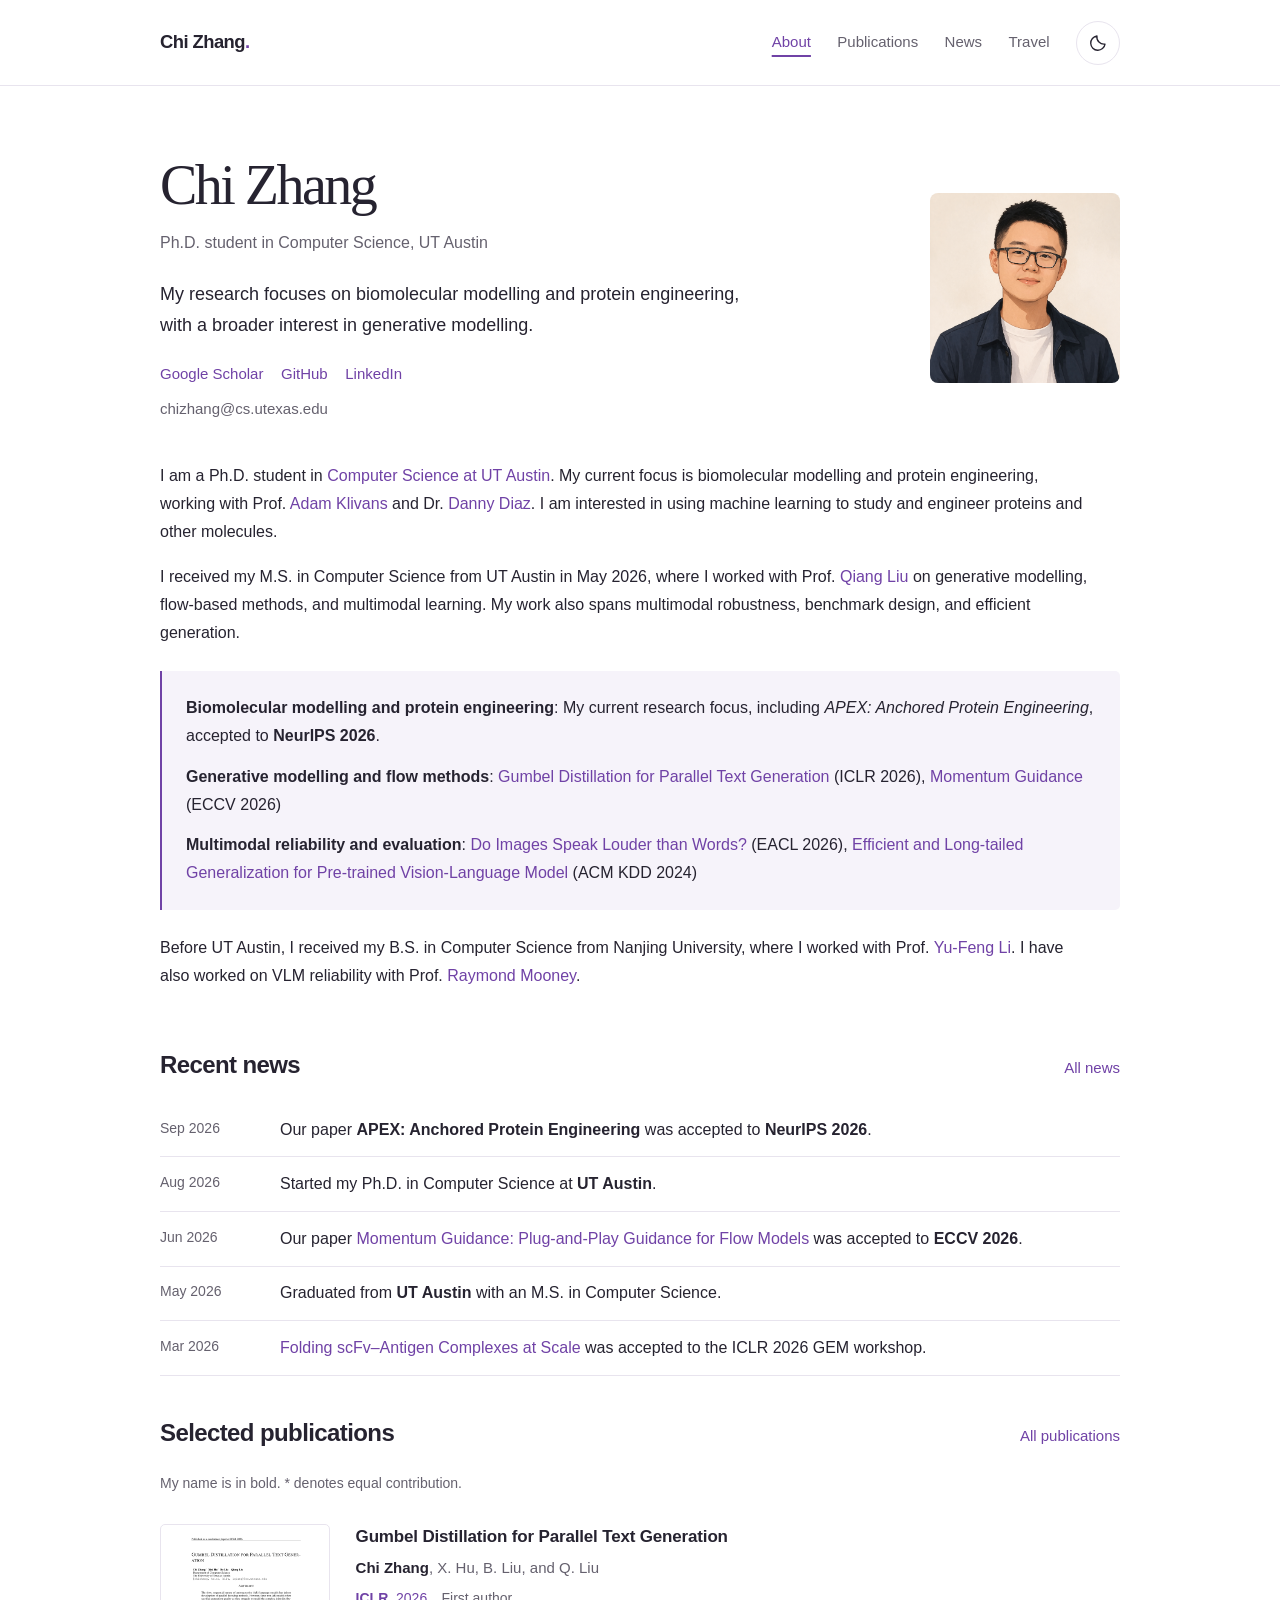
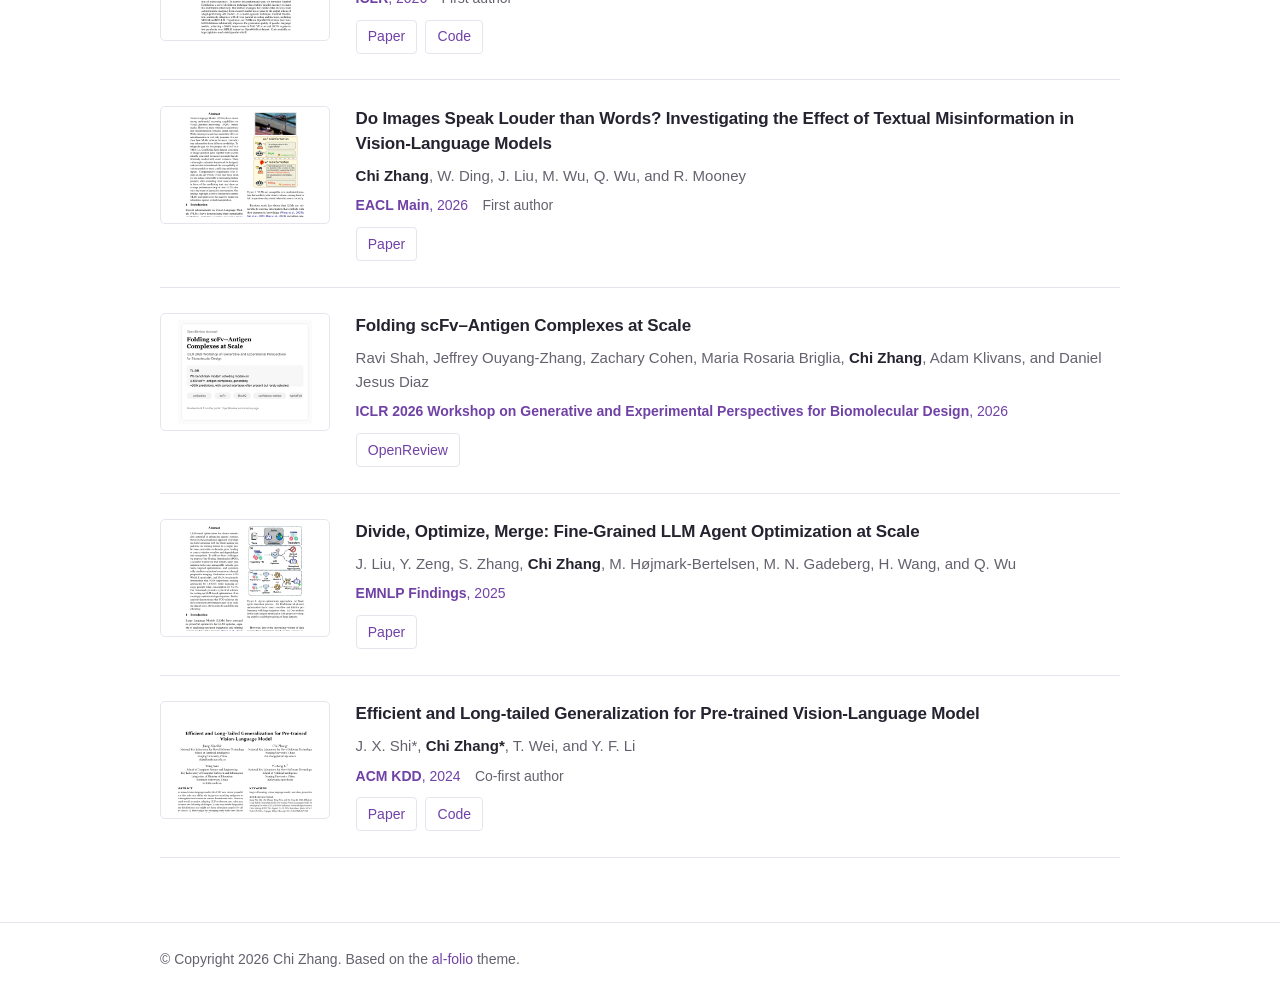
<file: index.html>
<!DOCTYPE html>
<html lang="en">
  <head>
    <meta charset="UTF-8" />
    <meta name="viewport" content="width=device-width, initial-scale=1, shrink-to-fit=no" />
    <meta http-equiv="X-UA-Compatible" content="IE=edge" />
    <title>Chi Zhang</title>
    <meta
      name="description"
      content="Chi Zhang is a Ph.D. student in Computer Science at UT Austin, focused on biomolecular modelling and protein engineering."
    />
    <meta name="color-scheme" content="light dark" />
    <meta name="theme-color" content="#ffffff" />
    <link rel="stylesheet" href="assets/css/local-overrides.css" />
    <script src="assets/js/theme-toggle.js"></script>
  </head>
  <body class="fixed-top-nav">
    <a class="skip-link" href="#main">Skip to content</a>
    <header class="site-header">
      <nav class="container site-nav" aria-label="Main navigation">
        <a class="site-name" href="/">Chi Zhang<span class="name-accent">.</span></a>
        <div class="nav-links"><a href="/" aria-current="page">About</a>
<a href="/publications/">Publications</a>
<a href="/news/">News</a>
<a href="/travel/">Travel</a>

          <button id="light-toggle" type="button" aria-label="Dark theme" aria-pressed="false" hidden>
            <svg class="moon-icon" viewBox="0 0 24 24" width="20" height="20" aria-hidden="true"><path d="M20.4 13.3A8.6 8.6 0 0 1 10.7 3.6 8.6 8.6 0 1 0 20.4 13.3Z"/></svg>
            <svg class="sun-icon" viewBox="0 0 24 24" width="20" height="20" aria-hidden="true"><circle cx="12" cy="12" r="4"/><path d="M12 2v2m0 16v2M2 12h2m16 0h2M5 5l1.5 1.5m11 11L19 19M5 19l1.5-1.5m11-11L19 5"/></svg>
          </button>
        </div>
      </nav>
    </header>

    <main id="main" class="container main-content" tabindex="-1">
      <div class="post">
        <article>
          <div class="page-intro">
            <div class="page-intro-copy">
              <header class="post-header">
                <h1 class="post-title">Chi Zhang</h1>
                <p class="desc">Ph.D. student in Computer Science, UT Austin</p>
              </header>

              <p class="intro-lead">
                My research focuses on biomolecular modelling and protein engineering, with a broader interest in generative modelling.
              </p>

              <div class="social social-top" >
                <div class="contact-icons">

                  <a href="https://scholar.google.com/citations?user=5JMU5XkAAAAJ&hl=en" title="Google Scholar" rel="external nofollow noopener" target="_blank">Google Scholar</a>
                  <a href="https://github.com/skyzczzz" title="GitHub" rel="external nofollow noopener" target="_blank">GitHub</a>
                  <a href="https://www.linkedin.com/in/chi-zhang-9487572b5/" title="LinkedIn" rel="external nofollow noopener" target="_blank">LinkedIn</a>
                </div>
                <div class="contact-note">
                  <a href="mailto:chizhang@cs.utexas.edu">chizhang@cs.utexas.edu</a>
                </div>
              </div>
            </div>

            <div class="profile intro-profile">
              <figure>
                <img src="/assets/img/profile-portrait.png" class="img-fluid z-depth-1 rounded" alt="Portrait of Chi Zhang" loading="eager" decoding="async" />
              </figure>
            </div>
          </div>

          <div class="bio-copy">
            <h2 class="sr-only">About my research</h2>
            <p>
              I am a Ph.D. student in
              <a href="https://www.cs.utexas.edu/" rel="external nofollow noopener" target="_blank">Computer Science at UT Austin</a>.
              My current focus is biomolecular modelling and protein engineering, working with Prof.
              <a href="https://www.cs.utexas.edu/~klivans/" rel="external nofollow noopener" target="_blank">Adam Klivans</a>
              and Dr. <a href="https://danny305.github.io/" rel="external nofollow noopener" target="_blank">Danny Diaz</a>.
              I am interested in using machine learning to study and engineer proteins and other molecules.
            </p>

            <p>
              I received my M.S. in Computer Science from UT Austin in May 2026, where I worked with Prof.
              <a href="https://www.cs.utexas.edu/~lqiang/" rel="external nofollow noopener" target="_blank">Qiang Liu</a>
              on generative modelling, flow-based methods, and multimodal learning.
              My work also spans multimodal robustness, benchmark design, and efficient generation.
            </p>

            <ul>
              <li>
                <strong>Biomolecular modelling and protein engineering</strong>:
                My current research focus, including <em>APEX: Anchored Protein Engineering</em>,
                accepted to <strong>NeurIPS 2026</strong>.
              </li>
              <li>
                <strong>Generative modelling and flow methods</strong>:
                <a href="https://arxiv.org/abs/2603.22216" rel="external nofollow noopener" target="_blank">Gumbel Distillation for Parallel Text Generation</a>
                (ICLR 2026),
                <a href="https://arxiv.org/abs/2602.20360" rel="external nofollow noopener" target="_blank">Momentum Guidance</a>
                (ECCV 2026)
              </li>
              <li>
                <strong>Multimodal reliability and evaluation</strong>:
                <a href="https://arxiv.org/abs/2601.19202" rel="external nofollow noopener" target="_blank">Do Images Speak Louder than Words?</a>
                (EACL 2026),
                <a href="https://arxiv.org/pdf/2406.12638" rel="external nofollow noopener" target="_blank">Efficient and Long-tailed Generalization for Pre-trained Vision-Language Model</a>
                (ACM KDD 2024)
              </li>
            </ul>

            <p>
              Before UT Austin, I received my B.S. in Computer Science from Nanjing University, where I worked with Prof.
              <a href="https://cs.nju.edu.cn/liyf/" rel="external nofollow noopener" target="_blank">Yu-Feng Li</a>.
              I have also worked on VLM reliability with Prof.
              <a href="https://www.cs.utexas.edu/~mooney/" rel="external nofollow noopener" target="_blank">Raymond Mooney</a>.
            </p>
          </div>

          <div class="section-heading"><h2>Recent news</h2><a href="/news/">All news</a></div>
          <div class="news">
            <div class="table-responsive">
              <table class="table table-sm table-borderless">
                <tr>
                  <th scope="row" style="width: 20%">Sep 2026</th>
                  <td>
                    Our paper <strong>APEX: Anchored Protein Engineering</strong>
                    was accepted to <strong>NeurIPS 2026</strong>.
                  </td>
                </tr>
                <tr>
                  <th scope="row" style="width: 20%">Aug 2026</th>
                  <td>
                    Started my Ph.D. in Computer Science at <strong>UT Austin</strong>.
                  </td>
                </tr>
                <tr>
                  <th scope="row" style="width: 20%">Jun 2026</th>
                  <td>
                    Our paper
                    <a href="https://arxiv.org/abs/2602.20360" rel="external nofollow noopener" target="_blank">Momentum Guidance: Plug-and-Play Guidance for Flow Models</a>
                    was accepted to <strong>ECCV 2026</strong>.
                  </td>
                </tr>
                <tr>
                  <th scope="row" style="width: 20%">May 2026</th>
                  <td>
                    Graduated from <strong>UT Austin</strong> with an M.S. in Computer Science.
                  </td>
                </tr>
                <tr>
                  <th scope="row" style="width: 20%">Mar 2026</th>
                  <td>
                    <a href="https://openreview.net/submissions?venue=ICLR.cc%2F2026%2FWorkshop%2FGEM" rel="external nofollow noopener" target="_blank">Folding scFv–Antigen Complexes at Scale</a>
                    was accepted to the ICLR 2026 GEM workshop.
                  </td>
                </tr>



              </table>
            </div>
          </div>

          <div class="section-heading"><h2>Selected publications</h2><a href="/publications/">All publications</a></div>
          <div class="publications">
            <p class="publication-note">My name is in bold. * denotes equal contribution.</p>
            <ol class="bibliography">
              <li>
                <div class="row">
                  <div class="col-sm-2 preview">
                    <figure>
                      <img src="/assets/img/publication_preview/gumbel.png" class="preview z-depth-1 rounded" alt="Gumbel publication preview" loading="lazy" decoding="async" />
                    </figure>
                  </div>
                  <div id="gumbel2026" class="col-sm-8">
                    <h3 class="title">Gumbel Distillation for Parallel Text Generation</h3>
                    <div class="author">
                      <strong>Chi Zhang</strong>, X. Hu, B. Liu, and Q. Liu
                    </div>
                    <div class="periodical"><em>ICLR</em>, 2026 <span class="contribution">First author</span></div>
                    <div class="links">
                      <a
                        href="https://arxiv.org/abs/2603.22216"
                        class="btn btn-sm z-depth-0"

                        rel="external nofollow noopener"
                        target="_blank"
                      >Paper</a>
                      <a
                        href="https://github.com/hxixixh/gumbel-distill"
                        class="btn btn-sm z-depth-0"

                        rel="external nofollow noopener"
                        target="_blank"
                      >Code</a>
                    </div>
                  </div>
                </div>
              </li>
              <li>
                <div class="row">
                  <div class="col-sm-2 preview">
                    <figure>
                      <img src="/assets/img/publication_preview/context-vqa.png" class="preview z-depth-1 rounded" alt="Context-VQA publication preview" loading="lazy" decoding="async" />
                    </figure>
                  </div>
                  <div id="contextvqa2026" class="col-sm-8">
                    <h3 class="title">Do Images Speak Louder than Words? Investigating the Effect of Textual Misinformation in Vision-Language Models</h3>
                    <div class="author">
                      <strong>Chi Zhang</strong>, W. Ding, J. Liu, M. Wu, Q. Wu, and R. Mooney
                    </div>
                    <div class="periodical"><em>EACL Main</em>, 2026 <span class="contribution">First author</span></div>
                    <div class="links">
                      <a
                        href="https://arxiv.org/abs/2601.19202"
                        class="btn btn-sm z-depth-0"

                        rel="external nofollow noopener"
                        target="_blank"
                      >Paper</a>
                    </div>
                  </div>
                </div>
              </li>
              <li>
                <div class="row">
                  <div class="col-sm-2 preview">
                    <figure>
                      <img src="/assets/img/publication_preview/scfv-paper.png" class="preview z-depth-1 rounded" alt="scFv publication preview" loading="lazy" decoding="async" />
                    </figure>
                  </div>
                  <div id="scfv2026" class="col-sm-8">
                    <h3 class="title">Folding scFv–Antigen Complexes at Scale</h3>
                    <div class="author">
                      Ravi Shah, Jeffrey Ouyang-Zhang, Zachary Cohen, Maria Rosaria Briglia,
                      <strong>Chi Zhang</strong>, Adam Klivans, and Daniel Jesus Diaz
                    </div>
                    <div class="periodical">
                      <em>ICLR 2026 Workshop on Generative and Experimental Perspectives for Biomolecular Design</em>, 2026
                    </div>
                    <div class="links">
                      <a
                        href="https://openreview.net/submissions?venue=ICLR.cc%2F2026%2FWorkshop%2FGEM"
                        class="btn btn-sm z-depth-0"

                        rel="external nofollow noopener"
                        target="_blank"
                      >OpenReview</a>
                    </div>
                  </div>
                </div>
              </li>
              <li>
                <div class="row">
                  <div class="col-sm-2 preview">
                    <figure>
                      <img src="/assets/img/publication_preview/dom.png" class="preview z-depth-1 rounded" alt="Divide Optimize Merge publication preview" loading="lazy" decoding="async" />
                    </figure>
                  </div>
                  <div id="dom2025" class="col-sm-8">
                    <h3 class="title">Divide, Optimize, Merge: Fine-Grained LLM Agent Optimization at Scale</h3>
                    <div class="author">
                      J. Liu, Y. Zeng, S. Zhang, <strong>Chi Zhang</strong>, M. Højmark-Bertelsen, M. N. Gadeberg, H. Wang, and Q. Wu
                    </div>
                    <div class="periodical"><em>EMNLP Findings</em>, 2025</div>
                    <div class="links">
                      <a
                        href="https://arxiv.org/abs/2505.03973"
                        class="btn btn-sm z-depth-0"

                        rel="external nofollow noopener"
                        target="_blank"
                      >Paper</a>
                    </div>
                  </div>
                </div>
              </li>
              <li>
                <div class="row">
                  <div class="col-sm-2 preview">
                    <figure>
                      <img src="/assets/img/publication_preview/candle.png" class="preview z-depth-1 rounded" alt="CANDLE publication preview" loading="lazy" decoding="async" />
                    </figure>
                  </div>
                  <div id="candle2024" class="col-sm-8">
                    <h3 class="title">Efficient and Long-tailed Generalization for Pre-trained Vision-Language Model</h3>
                    <div class="author">
                      J. X. Shi*, <strong>Chi Zhang*</strong>, T. Wei, and Y. F. Li
                    </div>
                    <div class="periodical"><em>ACM KDD</em>, 2024 <span class="contribution">Co-first author</span></div>
                    <div class="links">
                      <a
                        href="https://arxiv.org/pdf/2406.12638"
                        class="btn btn-sm z-depth-0"

                        rel="external nofollow noopener"
                        target="_blank"
                      >Paper</a>
                      <a
                        href="https://github.com/shijxcs/Candle"
                        class="btn btn-sm z-depth-0"

                        rel="external nofollow noopener"
                        target="_blank"
                      >Code</a>
                    </div>
                  </div>
                </div>
              </li>
            </ol>
          </div>

        </article>
      </div>
    </main>

    <footer class="site-footer">
      <div class="container mt-0">
        © Copyright 2026 Chi Zhang. Based on the
        <a href="https://github.com/alshedivat/al-folio" target="_blank" rel="external nofollow noopener">al-folio</a>
        theme.
      </div>
    </footer>
  </body>
</html>
</file>
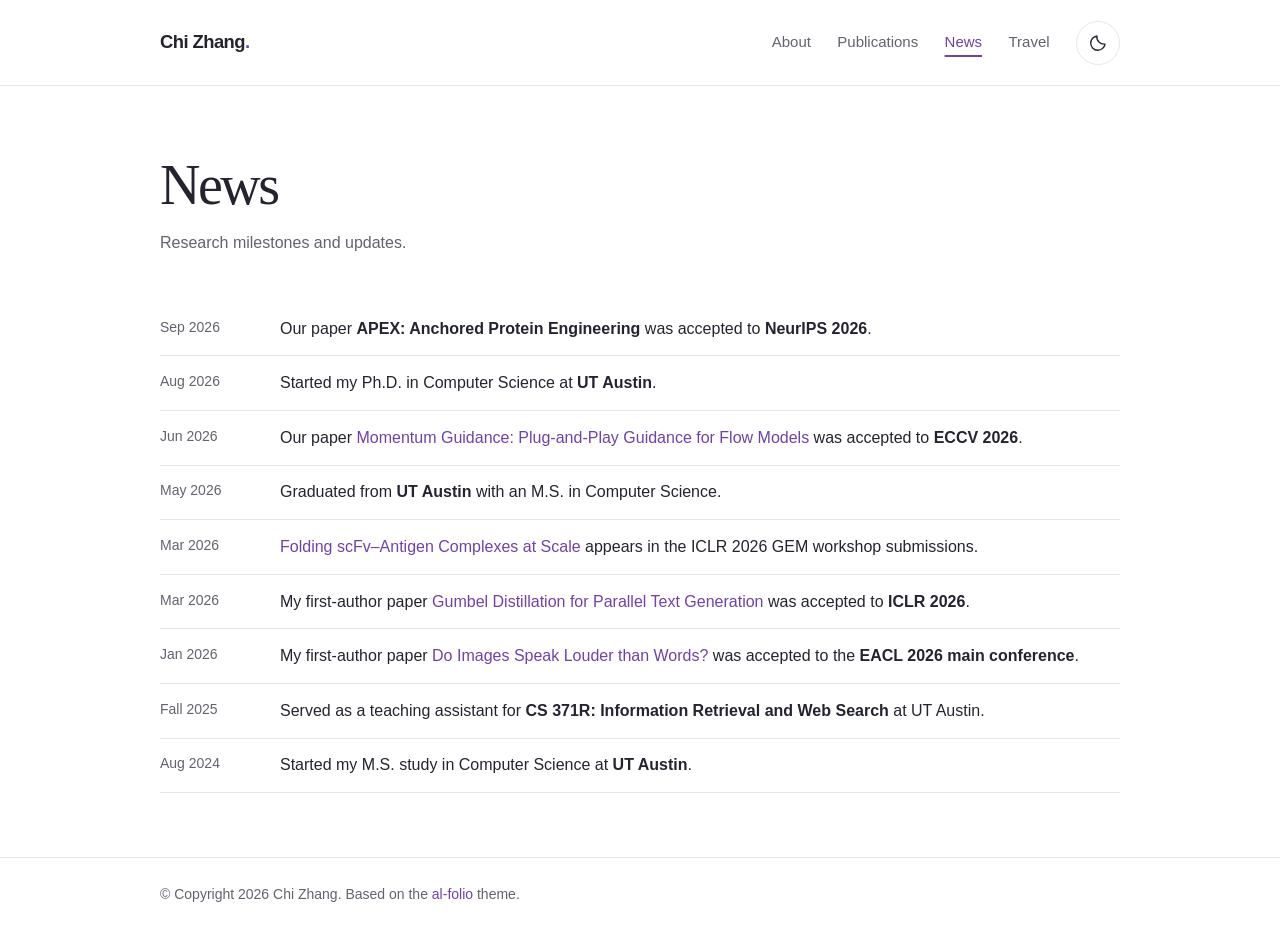
<file: news/index.html>
<!DOCTYPE html>
<html lang="en">
  <head>
    <meta charset="UTF-8" />
    <meta name="viewport" content="width=device-width, initial-scale=1, shrink-to-fit=no" />
    <meta http-equiv="X-UA-Compatible" content="IE=edge" />
    <title>news | Chi Zhang</title>
    <meta name="description" content="News and updates for Chi Zhang." />
    <meta name="color-scheme" content="light dark" />
    <meta name="theme-color" content="#ffffff" />
    <link rel="stylesheet" href="../assets/css/local-overrides.css" />
    <script src="../assets/js/theme-toggle.js"></script>
  </head>
  <body class="fixed-top-nav">
    <a class="skip-link" href="#main">Skip to content</a>
    <header class="site-header">
      <nav class="container site-nav" aria-label="Main navigation">
        <a class="site-name" href="/">Chi Zhang<span class="name-accent">.</span></a>
        <div class="nav-links"><a href="/">About</a>
<a href="/publications/">Publications</a>
<a href="/news/" aria-current="page">News</a>
<a href="/travel/">Travel</a>

          <button id="light-toggle" type="button" aria-label="Dark theme" aria-pressed="false" hidden>
            <svg class="moon-icon" viewBox="0 0 24 24" width="20" height="20" aria-hidden="true"><path d="M20.4 13.3A8.6 8.6 0 0 1 10.7 3.6 8.6 8.6 0 1 0 20.4 13.3Z"/></svg>
            <svg class="sun-icon" viewBox="0 0 24 24" width="20" height="20" aria-hidden="true"><circle cx="12" cy="12" r="4"/><path d="M12 2v2m0 16v2M2 12h2m16 0h2M5 5l1.5 1.5m11 11L19 19M5 19l1.5-1.5m11-11L19 5"/></svg>
          </button>
        </div>
      </nav>
    </header>

    <main id="main" class="container main-content" tabindex="-1">
      <div class="post">
        <header class="post-header">
          <h1 class="post-title">News</h1>
          <p class="desc">Research milestones and updates.</p>
        </header>

        <article>
          <div class="news">
            <div class="table-responsive news-page-table">
              <table class="table table-sm table-borderless">
                <tr>
                  <th scope="row" style="width: 20%">Sep 2026</th>
                  <td>
                    Our paper <strong>APEX: Anchored Protein Engineering</strong>
                    was accepted to <strong>NeurIPS 2026</strong>.
                  </td>
                </tr>
                <tr>
                  <th scope="row" style="width: 20%">Aug 2026</th>
                  <td>
                    Started my Ph.D. in Computer Science at <strong>UT Austin</strong>.
                  </td>
                </tr>
                <tr>
                  <th scope="row" style="width: 20%">Jun 2026</th>
                  <td>
                    Our paper
                    <a href="https://arxiv.org/abs/2602.20360" rel="external nofollow noopener" target="_blank">Momentum Guidance: Plug-and-Play Guidance for Flow Models</a>
                    was accepted to <strong>ECCV 2026</strong>.
                  </td>
                </tr>
                <tr>
                  <th scope="row" style="width: 20%">May 2026</th>
                  <td>
                    Graduated from <strong>UT Austin</strong> with an M.S. in Computer Science.
                  </td>
                </tr>
                <tr>
                  <th scope="row" style="width: 20%">Mar 2026</th>
                  <td>
                    <a href="https://openreview.net/submissions?venue=ICLR.cc%2F2026%2FWorkshop%2FGEM" rel="external nofollow noopener" target="_blank">Folding scFv–Antigen Complexes at Scale</a>
                    appears in the ICLR 2026 GEM workshop submissions.
                  </td>
                </tr>
                <tr>
                  <th scope="row" style="width: 20%">Mar 2026</th>
                  <td>
                    My first-author paper
                    <a href="https://arxiv.org/abs/2603.22216" rel="external nofollow noopener" target="_blank">Gumbel Distillation for Parallel Text Generation</a>
                    was accepted to <strong>ICLR 2026</strong>.
                  </td>
                </tr>
                <tr>
                  <th scope="row" style="width: 20%">Jan 2026</th>
                  <td>
                    My first-author paper
                    <a href="https://arxiv.org/abs/2601.19202" rel="external nofollow noopener" target="_blank">Do Images Speak Louder than Words?</a>
                    was accepted to the <strong>EACL 2026 main conference</strong>.
                  </td>
                </tr>
                <tr>
                  <th scope="row" style="width: 20%">Fall 2025</th>
                  <td>
                    Served as a teaching assistant for <strong>CS 371R: Information Retrieval and Web Search</strong> at UT Austin.
                  </td>
                </tr>
                <tr>
                  <th scope="row" style="width: 20%">Aug 2024</th>
                  <td>
                    Started my M.S. study in Computer Science at <strong>UT Austin</strong>.
                  </td>
                </tr>
              </table>
            </div>
          </div>
        </article>
      </div>
    </main>

    <footer class="site-footer">
      <div class="container mt-0">
        © Copyright 2026 Chi Zhang. Based on the
        <a href="https://github.com/alshedivat/al-folio" target="_blank" rel="external nofollow noopener">al-folio</a>
        theme.
      </div>
    </footer>
  </body>
</html>
</file>
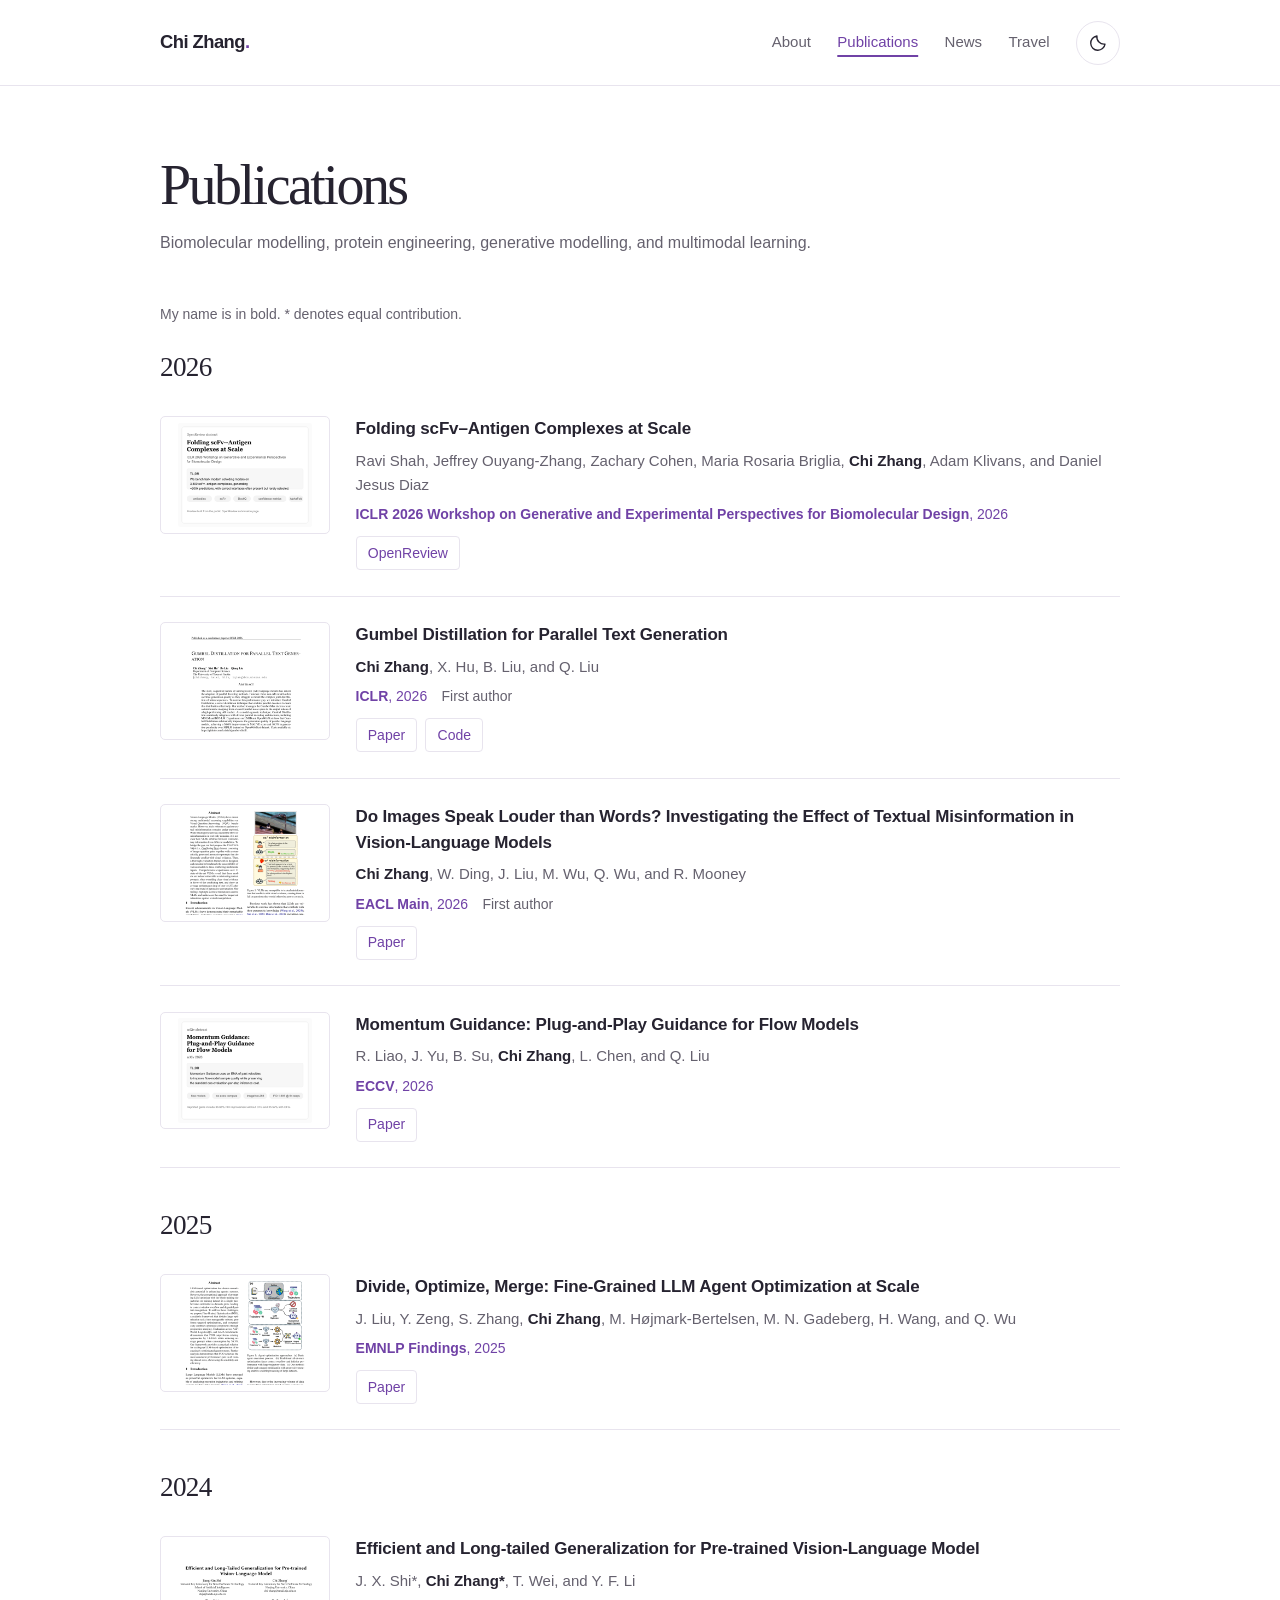
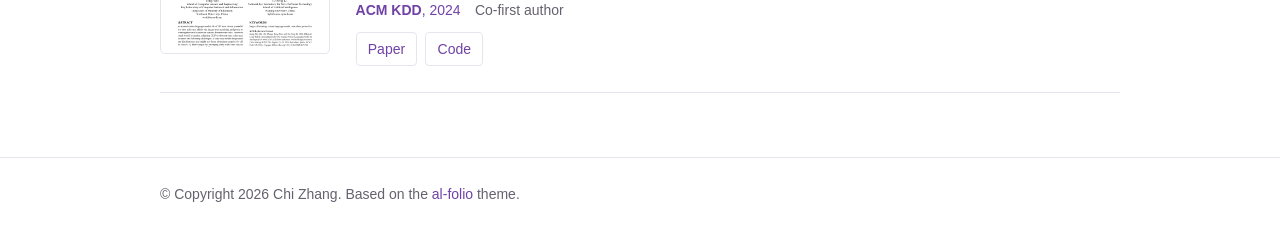
<file: publications/index.html>
<!DOCTYPE html>
<html lang="en">
  <head>
    <meta charset="UTF-8" />
    <meta name="viewport" content="width=device-width, initial-scale=1, shrink-to-fit=no" />
    <meta http-equiv="X-UA-Compatible" content="IE=edge" />
    <title>publications | Chi Zhang</title>
    <meta
      name="description"
      content="Publications by Chi Zhang."
    />
    <meta name="color-scheme" content="light dark" />
    <meta name="theme-color" content="#ffffff" />
    <link rel="stylesheet" href="../assets/css/local-overrides.css" />
    <script src="../assets/js/theme-toggle.js"></script>
  </head>
  <body class="fixed-top-nav">
    <a class="skip-link" href="#main">Skip to content</a>
    <header class="site-header">
      <nav class="container site-nav" aria-label="Main navigation">
        <a class="site-name" href="/">Chi Zhang<span class="name-accent">.</span></a>
        <div class="nav-links"><a href="/">About</a>
<a href="/publications/" aria-current="page">Publications</a>
<a href="/news/">News</a>
<a href="/travel/">Travel</a>

          <button id="light-toggle" type="button" aria-label="Dark theme" aria-pressed="false" hidden>
            <svg class="moon-icon" viewBox="0 0 24 24" width="20" height="20" aria-hidden="true"><path d="M20.4 13.3A8.6 8.6 0 0 1 10.7 3.6 8.6 8.6 0 1 0 20.4 13.3Z"/></svg>
            <svg class="sun-icon" viewBox="0 0 24 24" width="20" height="20" aria-hidden="true"><circle cx="12" cy="12" r="4"/><path d="M12 2v2m0 16v2M2 12h2m16 0h2M5 5l1.5 1.5m11 11L19 19M5 19l1.5-1.5m11-11L19 5"/></svg>
          </button>
        </div>
      </nav>
    </header>

    <main id="main" class="container main-content" tabindex="-1">
      <div class="post">
        <header class="post-header">
          <h1 class="post-title">Publications</h1>
          <p class="desc">Biomolecular modelling, protein engineering, generative modelling, and multimodal learning.</p>
        </header>

        <article>
          <div class="publications">
            <p class="publication-note">My name is in bold. * denotes equal contribution.</p>
            <h2 class="bibliography"><span>2026</span></h2>
            <ol class="bibliography">
              <li>
                <div class="row">
                  <div class="col-sm-2 preview">
                    <figure><img src="../assets/img/publication_preview/scfv-paper.png" class="preview z-depth-1 rounded" alt="scFv publication preview" loading="lazy" decoding="async" /></figure>
                  </div>
                  <div class="col-sm-8">
                    <h3 class="title">Folding scFv–Antigen Complexes at Scale</h3>
                    <div class="author">
                      Ravi Shah, Jeffrey Ouyang-Zhang, Zachary Cohen, Maria Rosaria Briglia, <strong>Chi Zhang</strong>, Adam Klivans, and Daniel Jesus Diaz
                    </div>
                    <div class="periodical"><em>ICLR 2026 Workshop on Generative and Experimental Perspectives for Biomolecular Design</em>, 2026</div>
                    <div class="links">
                      <a href="https://openreview.net/submissions?venue=ICLR.cc%2F2026%2FWorkshop%2FGEM" class="btn btn-sm z-depth-0" rel="external nofollow noopener" target="_blank">OpenReview</a>
                    </div>
                  </div>
                </div>
              </li>
              <li>
                <div class="row">
                  <div class="col-sm-2 preview">
                    <figure><img src="../assets/img/publication_preview/gumbel.png" class="preview z-depth-1 rounded" alt="Gumbel publication preview" loading="lazy" decoding="async" /></figure>
                  </div>
                  <div class="col-sm-8">
                    <h3 class="title">Gumbel Distillation for Parallel Text Generation</h3>
                    <div class="author"><strong>Chi Zhang</strong>, X. Hu, B. Liu, and Q. Liu</div>
                    <div class="periodical"><em>ICLR</em>, 2026 <span class="contribution">First author</span></div>
                    <div class="links">
                      <a href="https://arxiv.org/abs/2603.22216" class="btn btn-sm z-depth-0" rel="external nofollow noopener" target="_blank">Paper</a>
                      <a href="https://github.com/hxixixh/gumbel-distill" class="btn btn-sm z-depth-0" rel="external nofollow noopener" target="_blank">Code</a>
                    </div>
                  </div>
                </div>
              </li>
              <li>
                <div class="row">
                  <div class="col-sm-2 preview">
                    <figure><img src="../assets/img/publication_preview/context-vqa.png" class="preview z-depth-1 rounded" alt="Context-VQA publication preview" loading="lazy" decoding="async" /></figure>
                  </div>
                  <div class="col-sm-8">
                    <h3 class="title">Do Images Speak Louder than Words? Investigating the Effect of Textual Misinformation in Vision-Language Models</h3>
                    <div class="author"><strong>Chi Zhang</strong>, W. Ding, J. Liu, M. Wu, Q. Wu, and R. Mooney</div>
                    <div class="periodical"><em>EACL Main</em>, 2026 <span class="contribution">First author</span></div>
                    <div class="links">
                      <a href="https://arxiv.org/abs/2601.19202" class="btn btn-sm z-depth-0" rel="external nofollow noopener" target="_blank">Paper</a>
                    </div>
                  </div>
                </div>
              </li>
              <li>
                <div class="row">
                  <div class="col-sm-2 preview">
                    <figure><img src="../assets/img/publication_preview/momentum-paper.png" class="preview z-depth-1 rounded" alt="Momentum publication preview" loading="lazy" decoding="async" /></figure>
                  </div>
                  <div class="col-sm-8">
                    <h3 class="title">Momentum Guidance: Plug-and-Play Guidance for Flow Models</h3>
                    <div class="author">R. Liao, J. Yu, B. Su, <strong>Chi Zhang</strong>, L. Chen, and Q. Liu</div>
                    <div class="periodical"><em>ECCV</em>, 2026</div>
                    <div class="links">
                      <a href="https://arxiv.org/abs/2602.20360" class="btn btn-sm z-depth-0" rel="external nofollow noopener" target="_blank">Paper</a>
                    </div>
                  </div>
                </div>
              </li>
            </ol>

            <h2 class="bibliography"><span>2025</span></h2>
            <ol class="bibliography">
              <li>
                <div class="row">
                  <div class="col-sm-2 preview">
                    <figure><img src="../assets/img/publication_preview/dom.png" class="preview z-depth-1 rounded" alt="Divide Optimize Merge publication preview" loading="lazy" decoding="async" /></figure>
                  </div>
                  <div class="col-sm-8">
                    <h3 class="title">Divide, Optimize, Merge: Fine-Grained LLM Agent Optimization at Scale</h3>
                    <div class="author">J. Liu, Y. Zeng, S. Zhang, <strong>Chi Zhang</strong>, M. Højmark-Bertelsen, M. N. Gadeberg, H. Wang, and Q. Wu</div>
                    <div class="periodical"><em>EMNLP Findings</em>, 2025</div>
                    <div class="links">
                      <a href="https://arxiv.org/abs/2505.03973" class="btn btn-sm z-depth-0" rel="external nofollow noopener" target="_blank">Paper</a>
                    </div>
                  </div>
                </div>
              </li>
            </ol>

            <h2 class="bibliography"><span>2024</span></h2>
            <ol class="bibliography">
              <li>
                <div class="row">
                  <div class="col-sm-2 preview">
                    <figure><img src="../assets/img/publication_preview/candle.png" class="preview z-depth-1 rounded" alt="CANDLE publication preview" loading="lazy" decoding="async" /></figure>
                  </div>
                  <div class="col-sm-8">
                    <h3 class="title">Efficient and Long-tailed Generalization for Pre-trained Vision-Language Model</h3>
                    <div class="author">J. X. Shi*, <strong>Chi Zhang*</strong>, T. Wei, and Y. F. Li</div>
                    <div class="periodical"><em>ACM KDD</em>, 2024 <span class="contribution">Co-first author</span></div>
                    <div class="links">
                      <a href="https://arxiv.org/pdf/2406.12638" class="btn btn-sm z-depth-0" rel="external nofollow noopener" target="_blank">Paper</a>
                      <a href="https://github.com/shijxcs/Candle" class="btn btn-sm z-depth-0" rel="external nofollow noopener" target="_blank">Code</a>
                    </div>
                  </div>
                </div>
              </li>
            </ol>
          </div>
        </article>
      </div>
    </main>

    <footer class="site-footer">
      <div class="container mt-0">
        © Copyright 2026 Chi Zhang. Based on the
        <a href="https://github.com/alshedivat/al-folio" target="_blank" rel="external nofollow noopener">al-folio</a>
        theme.
      </div>
    </footer>
  </body>
</html>
</file>
<file: assets/css/local-overrides.css>
/* Shared, self-contained styling for the static academic homepage. */
:root {
  color-scheme: light;
  --bg: #ffffff;
  --ink: #262330;
  --muted: #65616e;
  --accent: #7042a6;
  --hover: #50267f;
  --line: #e8e4ee;
  --soft: #f6f3fa;
}
:root[data-theme="dark"] {
  color-scheme: dark;
  --bg: #19171e;
  --ink: #eeebf3;
  --muted: #b4afbf;
  --accent: #c5a1f0;
  --hover: #e0c5ff;
  --line: #37313f;
  --soft: #25212d;
}
@media (prefers-color-scheme: dark) {
  :root:not([data-theme="light"]) {
    color-scheme: dark;
    --bg: #19171e;
    --ink: #eeebf3;
    --muted: #b4afbf;
    --accent: #c5a1f0;
    --hover: #e0c5ff;
    --line: #37313f;
    --soft: #25212d;
  }
}
* { box-sizing: border-box; }
body { margin: 0; background: var(--bg); color: var(--ink); font-family: -apple-system, BlinkMacSystemFont, "Segoe UI", sans-serif; font-size: 1rem; line-height: 1.75; -webkit-font-smoothing: antialiased; }
a { color: var(--accent); text-decoration: none; text-underline-offset: .2em; }
a:hover { color: var(--hover); text-decoration: underline; }
a:focus-visible, button:focus-visible { outline: 3px solid var(--accent); outline-offset: 5px; border-radius: 2px; }
button { font: inherit; }
[hidden] { display: none !important; }
.container { width: min(100% - 3rem, 960px); margin-inline: auto; }
.site-header { border-bottom: 1px solid var(--line); }
.site-nav { min-height: 85px; display: flex; justify-content: space-between; align-items: center; gap: 1.5rem; }
.site-name { font-size: 1.15rem; font-weight: 650; color: var(--ink); letter-spacing: -.03em; }
.name-accent { color: var(--accent); }
.nav-links { display: flex; align-items: center; gap: 1.65rem; }
.nav-links > a { font-size: .9375rem; color: var(--muted); padding-block: .6rem; }
.nav-links a[aria-current] { color: var(--accent); text-decoration: underline; text-decoration-thickness: 2px; text-underline-offset: .55em; }
#light-toggle { width: 44px; height: 44px; display: grid; place-items: center; background: transparent; border: 1px solid var(--line); border-radius: 50%; color: var(--ink); cursor: pointer; }
#light-toggle:hover { background: var(--soft); border-color: var(--accent); }
#light-toggle svg { fill: none; stroke: currentColor; stroke-width: 1.6; stroke-linecap: round; stroke-linejoin: round; }
.sun-icon, [data-theme="dark"] .moon-icon { display: none; }
[data-theme="dark"] .sun-icon { display: block; }
.main-content { padding-top: 4.25rem; padding-bottom: 3rem; outline: none; }
h1, h2, h3, p, figure { margin: 0; }
p { margin-bottom: 1.1rem; }
h1 { font-family: Georgia, "Times New Roman", serif; font-size: clamp(2.75rem, 6vw, 3.5rem); font-weight: 400; letter-spacing: -.045em; line-height: 1.14; margin-bottom: .7rem; }
h2 { font-size: 1.5rem; font-weight: 550; letter-spacing: -.025em; line-height: 1.3; }
.post-header { margin-bottom: 2.8rem; }
.desc { color: var(--muted); font-size: 1rem; margin: 0; }
.page-intro { display: grid; grid-template-columns: 1fr 190px; gap: 3.5rem; align-items: center; margin-bottom: 2.5rem; }
.page-intro .post-header { margin-bottom: 1.4rem; }
.intro-lead { font-size: 1.125rem; line-height: 1.7; max-width: 37rem; margin-bottom: 1.3rem; }
.intro-profile img { display: block; width: 100%; height: auto; border-radius: 8px; }
.social-top { display: flex; flex-direction: column; gap: .5rem; }
.contact-icons { display: flex; gap: 1.1rem; flex-wrap: wrap; font-size: .9375rem; }
.contact-note { font-size: .9375rem; }
.contact-note a { color: var(--muted); }
.bio-copy p { max-width: 58rem; }
.bio-copy ul { list-style: none; padding: 1rem 1.5rem; margin: 1.5rem 0; background: var(--soft); border-left: 2px solid var(--accent); border-radius: 0 5px 5px 0; }
.bio-copy li { padding: .4rem 0; }
strong { font-weight: 600; }
.section-heading { display: flex; justify-content: space-between; align-items: baseline; gap: 1.25rem; padding-top: 2.6rem; margin: 0 0 1.35rem; }
.section-heading > a { font-size: .9375rem; flex-shrink: 0; }
.table { width: 100%; border-collapse: collapse; text-align: left; }
.table th, .table td { padding: .8rem 0; vertical-align: top; border-bottom: 1px solid var(--line); }
.table th { width: 7.5rem !important; padding-right: 1.5rem; white-space: nowrap; color: var(--muted); font-size: .875rem; font-weight: 450; }
.publication-note { color: var(--muted); font-size: .875rem; margin: 0 0 1.25rem; }
ol.bibliography { list-style: none; margin: 0; padding: 0; }
ol.bibliography > li { padding: 1.6rem 0; border-bottom: 1px solid var(--line); }
ol.bibliography > li:first-child { padding-top: .5rem; }
.publications .row { display: grid; grid-template-columns: 170px minmax(0, 1fr); gap: 1.6rem; align-items: start; }
.publications figure { width: 100%; background: #fff; border: 1px solid var(--line); border-radius: 5px; padding: .35rem; }
.publications img { display: block; width: 100%; height: auto; aspect-ratio: 1.5; object-fit: contain; }
.title { font-size: 1.0625rem; font-weight: 600; line-height: 1.5; margin-bottom: .45rem; letter-spacing: -.01em; }
.author { color: var(--muted); font-size: .9375rem; line-height: 1.6; margin-bottom: .4rem; }
.author strong { color: var(--ink); }
.periodical { font-size: .875rem; color: var(--accent); line-height: 1.6; margin-bottom: .65rem; }
.periodical em { font-style: normal; font-weight: 550; }
.links { display: flex; flex-wrap: wrap; gap: .5rem; }
.links a { display: inline-flex; align-items: center; padding: .2rem .7rem; min-height: 34px; border: 1px solid var(--line); border-radius: 4px; font-size: .875rem; }
.links a:hover { background: var(--soft); border-color: var(--accent); text-decoration: none; }
h2.bibliography { font-family: Georgia, "Times New Roman", serif; font-size: 1.7rem; margin: 2.5rem 0 1.4rem; font-weight: 400; }
.publications > h2.bibliography:first-of-type { margin-top: 1.5rem; }
.site-footer { margin-top: 1rem; padding: 1.5rem 0 2rem; border-top: 1px solid var(--line); font-size: .875rem; color: var(--muted); }
.sr-only { position: absolute; width: 1px; height: 1px; padding: 0; margin: -1px; overflow: hidden; clip-path: inset(50%); white-space: nowrap; border: 0; }
.skip-link { position: fixed; top: .5rem; left: 1rem; transform: translateY(-200%); padding: .5rem 1rem; z-index: 10; background: var(--bg); border: 2px solid var(--accent); }
.skip-link:focus { transform: translateY(0); }
@media (max-width: 650px) {
  .container { width: min(100% - 2.5rem, 960px); }
  .site-nav { min-height: 76px; gap: .7rem; }
  .nav-links { gap: .9rem; }
  .nav-links > a { font-size: .875rem; }
  .site-name { font-size: 1rem; white-space: nowrap; }
  #light-toggle { width: 38px; height: 38px; }
  .main-content { padding-top: 2.5rem; }
  .page-intro { grid-template-columns: minmax(0, 1fr) 120px; gap: 1.5rem; align-items: start; }
  .intro-lead, .social-top { grid-column: 1 / -1; }
  .page-intro-copy { display: contents; }
  .page-intro .post-header { margin-bottom: 0; align-self: center; }
  .intro-profile { grid-column: 2; grid-row: 1; }
  .intro-lead { margin: 0; }
  .page-intro h1 { font-size: 2.7rem; }
  .desc { font-size: .9375rem; }
  .bio-copy ul { padding: .7rem 1rem; }
  .publications .row { grid-template-columns: 110px minmax(0, 1fr); gap: 1rem; }
  .section-heading { padding-top: 2rem; }
  .section-heading h2 { font-size: 1.3rem; }
  .table th { width: 6rem !important; padding-right: .8rem; }
}
@media (max-width: 420px) {
  .site-nav { flex-wrap: wrap; justify-content: center; gap: 0; padding-block: .65rem; }
  .site-name { width: 100%; text-align: center; }
  .nav-links { gap: 1.25rem; }
  .page-intro { grid-template-columns: minmax(0, 1fr) 95px; gap: 1.2rem; }
  .page-intro h1 { font-size: 2.25rem; }
  .publications .row { grid-template-columns: 1fr; }
  .publications .col-sm-2 { max-width: 180px; }
}
@media print {
  :root { --bg: white; --ink: black; --muted: #444; --accent: #50267f; --line: #ddd; --soft: #fafafa; color-scheme: light; }
  .site-header, .skip-link { display: none; }
  .main-content { padding-top: 0; }
  .publications li, .news tr { break-inside: avoid; }
}
.contribution { display: inline-block; color: var(--muted); margin-left: .65rem; font-size: .875rem; }

/* Keep the expanded navigation comfortable on narrow screens. */
@media (max-width: 650px) {
  .site-nav { flex-wrap: wrap; justify-content: center; gap: 0; padding-block: .65rem; }
  .site-name { width: 100%; text-align: center; }
  .nav-links { gap: .65rem; }
}
</file>
